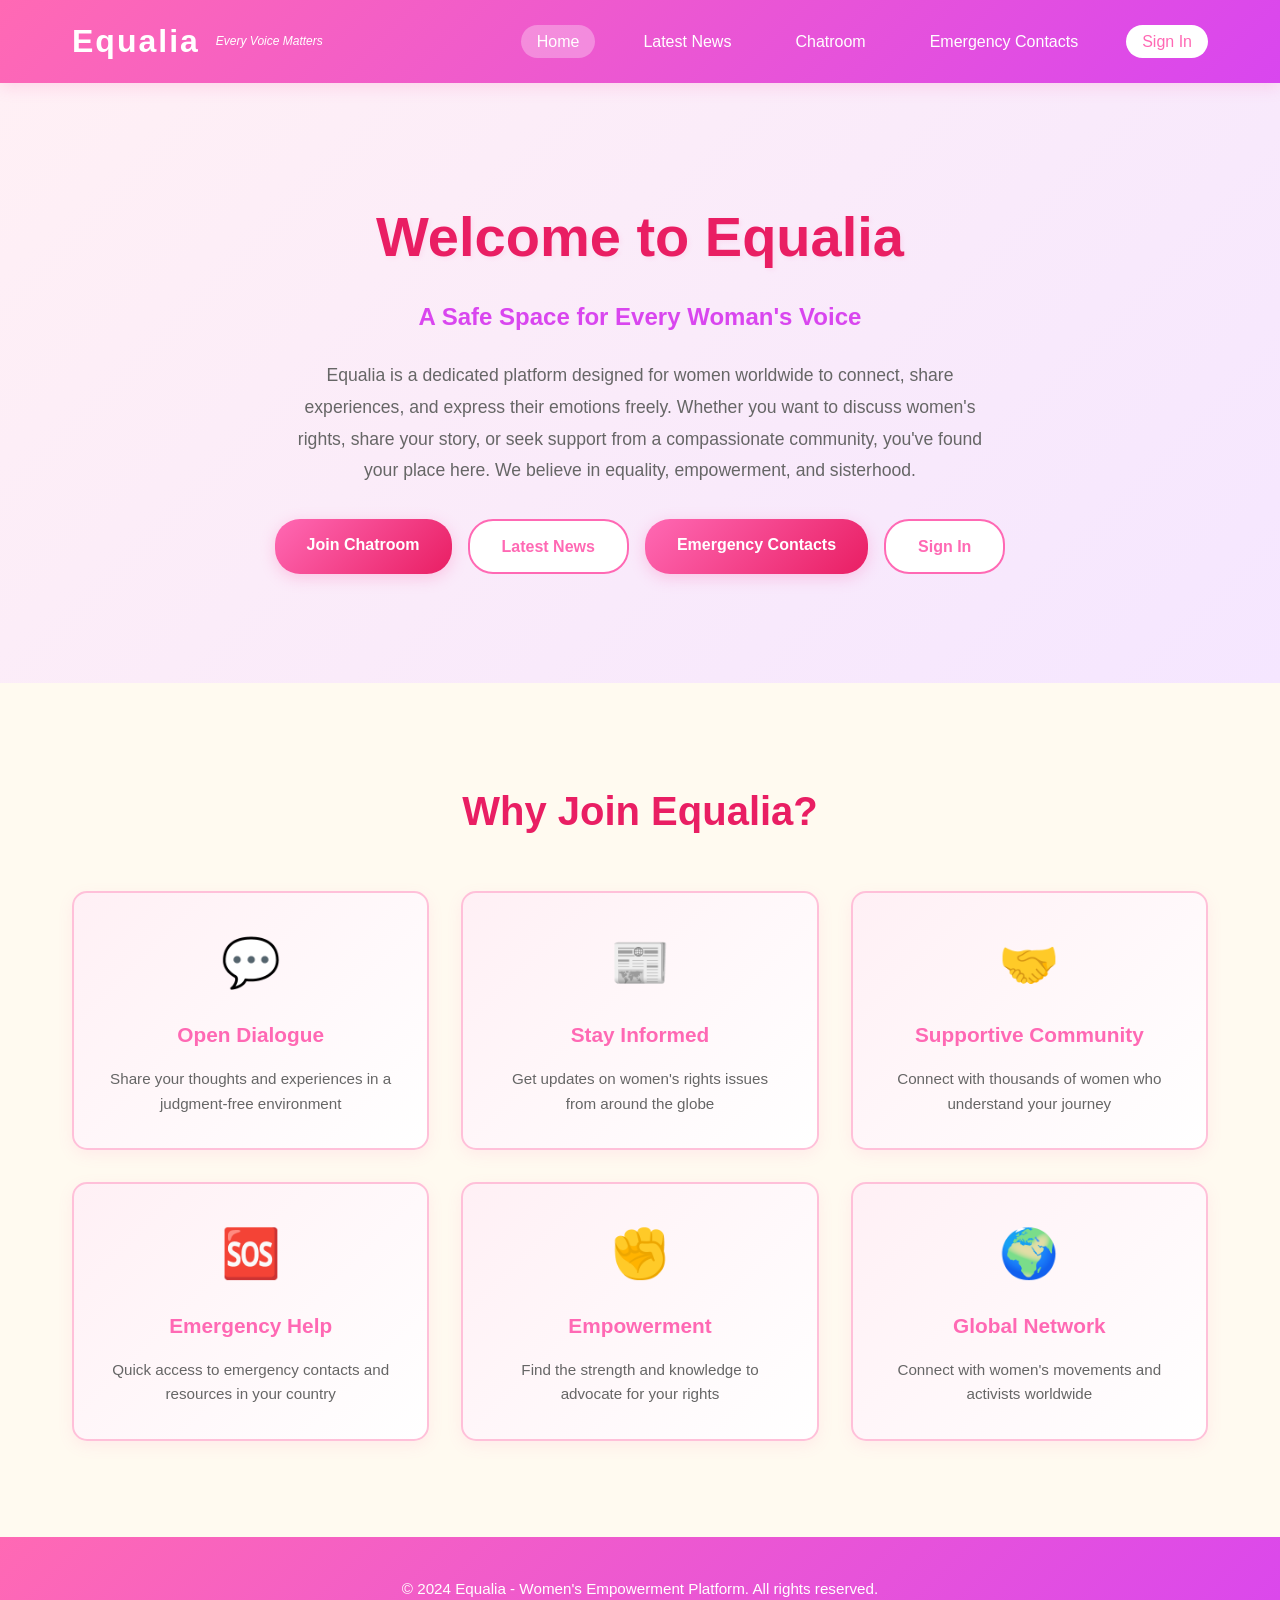
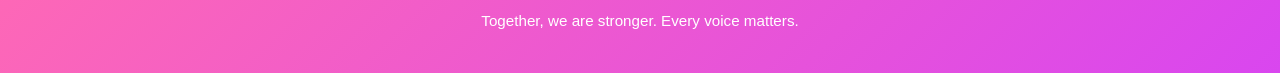
<file: index.html>
<!DOCTYPE html>
<html lang="en">
<head>
    <meta charset="UTF-8">
    <meta name="viewport" content="width=device-width, initial-scale=1.0">
    <title>Equalia - Women's Empowerment Platform</title>
    <link rel="stylesheet" href="styles.css">
</head>
<body>
    <!-- Navigation Bar -->
    <nav class="navbar">
        <div class="nav-container">
            <div class="logo">
                <h1>Equalia</h1>
                <p class="tagline">Every Voice Matters</p>
            </div>
            <ul class="nav-links">
                <li><a href="index.html" class="active">Home</a></li>
                <li><a href="news.html">Latest News</a></li>
                <li><a href="chatroom.html">Chatroom</a></li>
                <li><a href="emergency.html">Emergency Contacts</a></li>
                <li><a href="#signin" class="signin-btn">Sign In</a></li>
            </ul>
        </div>
    </nav>

    <!-- Hero Section -->
    <section class="hero">
        <div class="hero-content">
            <h1 class="hero-title">Welcome to Equalia</h1>
            <p class="hero-subtitle">A Safe Space for Every Woman's Voice</p>
            <p class="hero-description">
                Equalia is a dedicated platform designed for women worldwide to connect, share experiences, 
                and express their emotions freely. Whether you want to discuss women's rights, share your story, 
                or seek support from a compassionate community, you've found your place here. 
                We believe in equality, empowerment, and sisterhood.
            </p>
            <div class="hero-buttons">
                <a href="chatroom.html" class="btn btn-primary">Join Chatroom</a>
                <a href="news.html" class="btn btn-secondary">Latest News</a>
                <a href="emergency.html" class="btn btn-primary">Emergency Contacts</a>
                <a href="#signin" class="btn btn-secondary">Sign In</a>
            </div>
        </div>
    </section>

    <!-- Features Section -->
    <section class="features">
        <h2>Why Join Equalia?</h2>
        <div class="features-grid">
            <div class="feature-card">
                <div class="feature-icon">💬</div>
                <h3>Open Dialogue</h3>
                <p>Share your thoughts and experiences in a judgment-free environment</p>
            </div>
            <div class="feature-card">
                <div class="feature-icon">📰</div>
                <h3>Stay Informed</h3>
                <p>Get updates on women's rights issues from around the globe</p>
            </div>
            <div class="feature-card">
                <div class="feature-icon">🤝</div>
                <h3>Supportive Community</h3>
                <p>Connect with thousands of women who understand your journey</p>
            </div>
            <div class="feature-card">
                <div class="feature-icon">🆘</div>
                <h3>Emergency Help</h3>
                <p>Quick access to emergency contacts and resources in your country</p>
            </div>
            <div class="feature-card">
                <div class="feature-icon">✊</div>
                <h3>Empowerment</h3>
                <p>Find the strength and knowledge to advocate for your rights</p>
            </div>
            <div class="feature-card">
                <div class="feature-icon">🌍</div>
                <h3>Global Network</h3>
                <p>Connect with women's movements and activists worldwide</p>
            </div>
        </div>
    </section>

    <!-- Footer -->
    <footer class="footer">
        <p>&copy; 2024 Equalia - Women's Empowerment Platform. All rights reserved.</p>
        <p>Together, we are stronger. Every voice matters.</p>
    </footer>

    <script src="script.js"></script>
</body>
</html>
</file>
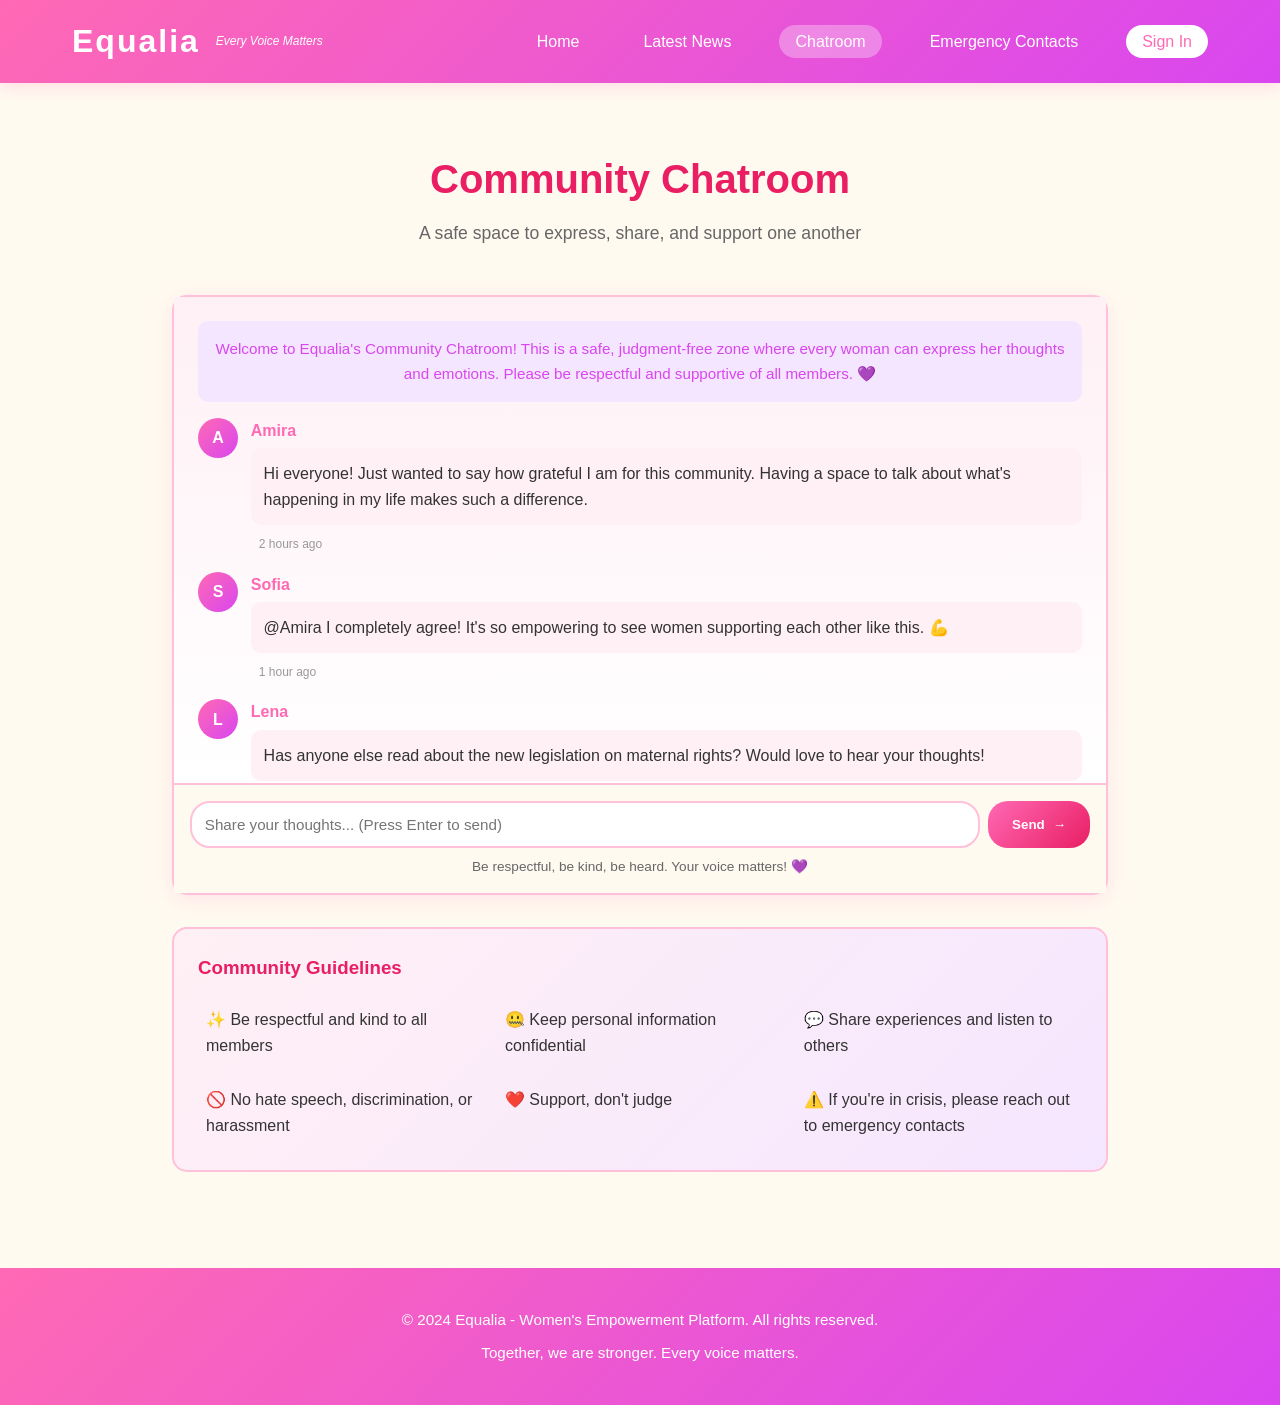
<file: chatroom.html>
<!DOCTYPE html>
<html lang="en">
<head>
    <meta charset="UTF-8">
    <meta name="viewport" content="width=device-width, initial-scale=1.0">
    <title>Chatroom - Equalia</title>
    <link rel="stylesheet" href="styles.css">
</head>
<body>
    <!-- Navigation Bar -->
    <nav class="navbar">
        <div class="nav-container">
            <div class="logo">
                <h1>Equalia</h1>
                <p class="tagline">Every Voice Matters</p>
            </div>
            <ul class="nav-links">
                <li><a href="index.html">Home</a></li>
                <li><a href="news.html">Latest News</a></li>
                <li><a href="chatroom.html" class="active">Chatroom</a></li>
                <li><a href="emergency.html">Emergency Contacts</a></li>
                <li><a href="#signin" class="signin-btn">Sign In</a></li>
            </ul>
        </div>
    </nav>

    <!-- Chatroom Section -->
    <section class="chatroom-section">
        <div class="chatroom-container">
            <div class="chatroom-header">
                <h1>Community Chatroom</h1>
                <p>A safe space to express, share, and support one another</p>
            </div>

            <div class="chat-wrapper">
                <!-- Chat Messages Area -->
                <div class="chat-messages" id="chatMessages">
                    <div class="system-message">
                        <p>Welcome to Equalia's Community Chatroom! This is a safe, judgment-free zone where every woman can express her thoughts and emotions. Please be respectful and supportive of all members. 💜</p>
                    </div>
                    
                    <div class="message other-message">
                        <div class="message-avatar">A</div>
                        <div class="message-content">
                            <p class="message-username">Amira</p>
                            <p class="message-text">Hi everyone! Just wanted to say how grateful I am for this community. Having a space to talk about what's happening in my life makes such a difference.</p>
                            <span class="message-time">2 hours ago</span>
                        </div>
                    </div>

                    <div class="message other-message">
                        <div class="message-avatar">S</div>
                        <div class="message-content">
                            <p class="message-username">Sofia</p>
                            <p class="message-text">@Amira I completely agree! It's so empowering to see women supporting each other like this. 💪</p>
                            <span class="message-time">1 hour ago</span>
                        </div>
                    </div>

                    <div class="message other-message">
                        <div class="message-avatar">L</div>
                        <div class="message-content">
                            <p class="message-username">Lena</p>
                            <p class="message-text">Has anyone else read about the new legislation on maternal rights? Would love to hear your thoughts!</p>
                            <span class="message-time">45 minutes ago</span>
                        </div>
                    </div>

                    <div class="message other-message">
                        <div class="message-avatar">Z</div>
                        <div class="message-content">
                            <p class="message-username">Zainab</p>
                            <p class="message-text">Yes! I've been thinking about it a lot. We need to keep pushing for change. Our voices matter! ✊</p>
                            <span class="message-time">30 minutes ago</span>
                        </div>
                    </div>
                </div>

                <!-- Chat Input Area -->
                <div class="chat-input-area">
                    <div class="input-wrapper">
                        <input 
                            type="text" 
                            id="messageInput" 
                            class="message-input" 
                            placeholder="Share your thoughts... (Press Enter to send)"
                        >
                        <button class="send-btn" id="sendBtn">
                            <span>Send</span>
                            <span class="send-icon">→</span>
                        </button>
                    </div>
                    <p class="input-hint">Be respectful, be kind, be heard. Your voice matters! 💜</p>
                </div>
            </div>

            <!-- Room Guidelines -->
            <div class="room-guidelines">
                <h3>Community Guidelines</h3>
                <ul>
                    <li>✨ Be respectful and kind to all members</li>
                    <li>🤐 Keep personal information confidential</li>
                    <li>💬 Share experiences and listen to others</li>
                    <li>🚫 No hate speech, discrimination, or harassment</li>
                    <li>❤️ Support, don't judge</li>
                    <li>⚠️ If you're in crisis, please reach out to emergency contacts</li>
                </ul>
            </div>
        </div>
    </section>

    <!-- Footer -->
    <footer class="footer">
        <p>&copy; 2024 Equalia - Women's Empowerment Platform. All rights reserved.</p>
        <p>Together, we are stronger. Every voice matters.</p>
    </footer>

    <script src="script.js"></script>
</body>
</html>
</file>
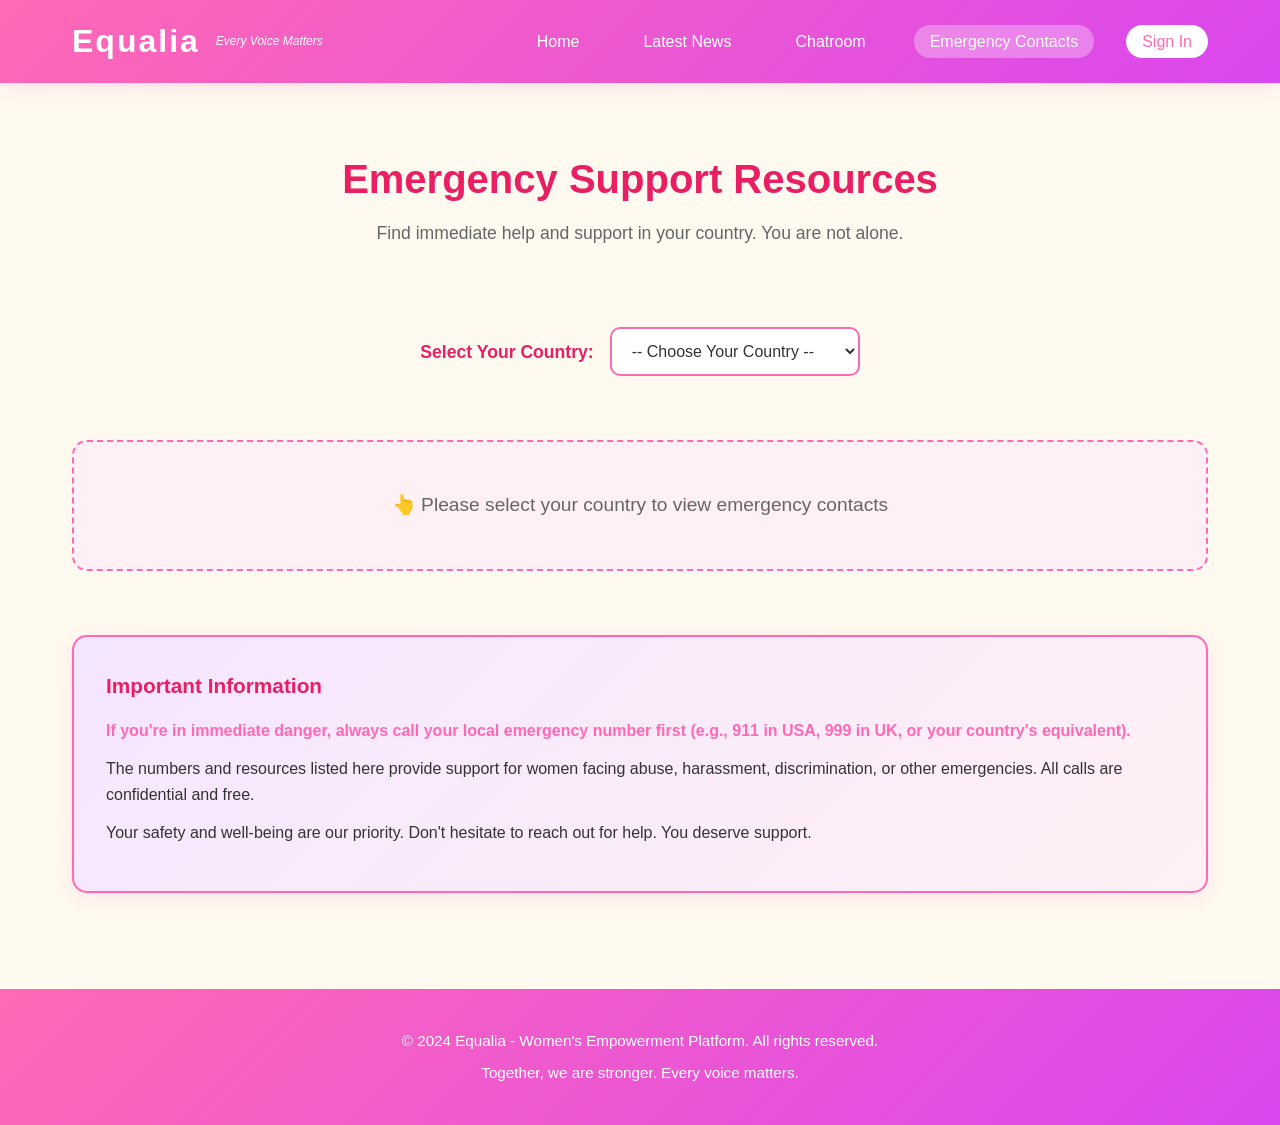
<file: emergency.html>
<!DOCTYPE html>
<html lang="en">
<head>
    <meta charset="UTF-8">
    <meta name="viewport" content="width=device-width, initial-scale=1.0">
    <title>Emergency Contacts - Equalia</title>
    <link rel="stylesheet" href="styles.css">
</head>
<body>
    <!-- Navigation Bar -->
    <nav class="navbar">
        <div class="nav-container">
            <div class="logo">
                <h1>Equalia</h1>
                <p class="tagline">Every Voice Matters</p>
            </div>
            <ul class="nav-links">
                <li><a href="index.html">Home</a></li>
                <li><a href="news.html">Latest News</a></li>
                <li><a href="chatroom.html">Chatroom</a></li>
                <li><a href="emergency.html" class="active">Emergency Contacts</a></li>
                <li><a href="#signin" class="signin-btn">Sign In</a></li>
            </ul>
        </div>
    </nav>

    <!-- Emergency Contacts Section -->
    <section class="emergency-section">
        <div class="emergency-container">
            <div class="emergency-header">
                <h1>Emergency Support Resources</h1>
                <p>Find immediate help and support in your country. You are not alone.</p>
            </div>

            <!-- Country Selector -->
            <div class="country-selector">
                <label for="countrySelect">Select Your Country:</label>
                <select id="countrySelect" class="country-dropdown">
                    <option value="">-- Choose Your Country --</option>
                    <option value="usa">United States</option>
                    <option value="uk">United Kingdom</option>
                    <option value="canada">Canada</option>
                    <option value="australia">Australia</option>
                    <option value="india">India</option>
                    <option value="afghanistan">Afghanistan</option>
                    <option value="iran">Iran</option>
                    <option value="pakistan">Pakistan</option>
                    <option value="mexico">Mexico</option>
                    <option value="brazil">Brazil</option>
                    <option value="france">France</option>
                    <option value="germany">Germany</option>
                    <option value="japan">Japan</option>
                    <option value="southkorea">South Korea</option>
                    <option value="southafrica">South Africa</option>
                </select>
            </div>

            <!-- Emergency Contacts Display -->
            <div class="emergency-contacts" id="emergencyContacts">
                <div class="placeholder">
                    <p>👆 Please select your country to view emergency contacts</p>
                </div>
            </div>

            <!-- Information Box -->
            <div class="info-box">
                <h3>Important Information</h3>
                <p><strong>If you're in immediate danger, always call your local emergency number first (e.g., 911 in USA, 999 in UK, or your country's equivalent).</strong></p>
                <p>The numbers and resources listed here provide support for women facing abuse, harassment, discrimination, or other emergencies. All calls are confidential and free.</p>
                <p>Your safety and well-being are our priority. Don't hesitate to reach out for help. You deserve support.</p>
            </div>
        </div>
    </section>

    <!-- Footer -->
    <footer class="footer">
        <p>&copy; 2024 Equalia - Women's Empowerment Platform. All rights reserved.</p>
        <p>Together, we are stronger. Every voice matters.</p>
    </footer>

    <script src="script.js"></script>
</body>
</html>
</file>
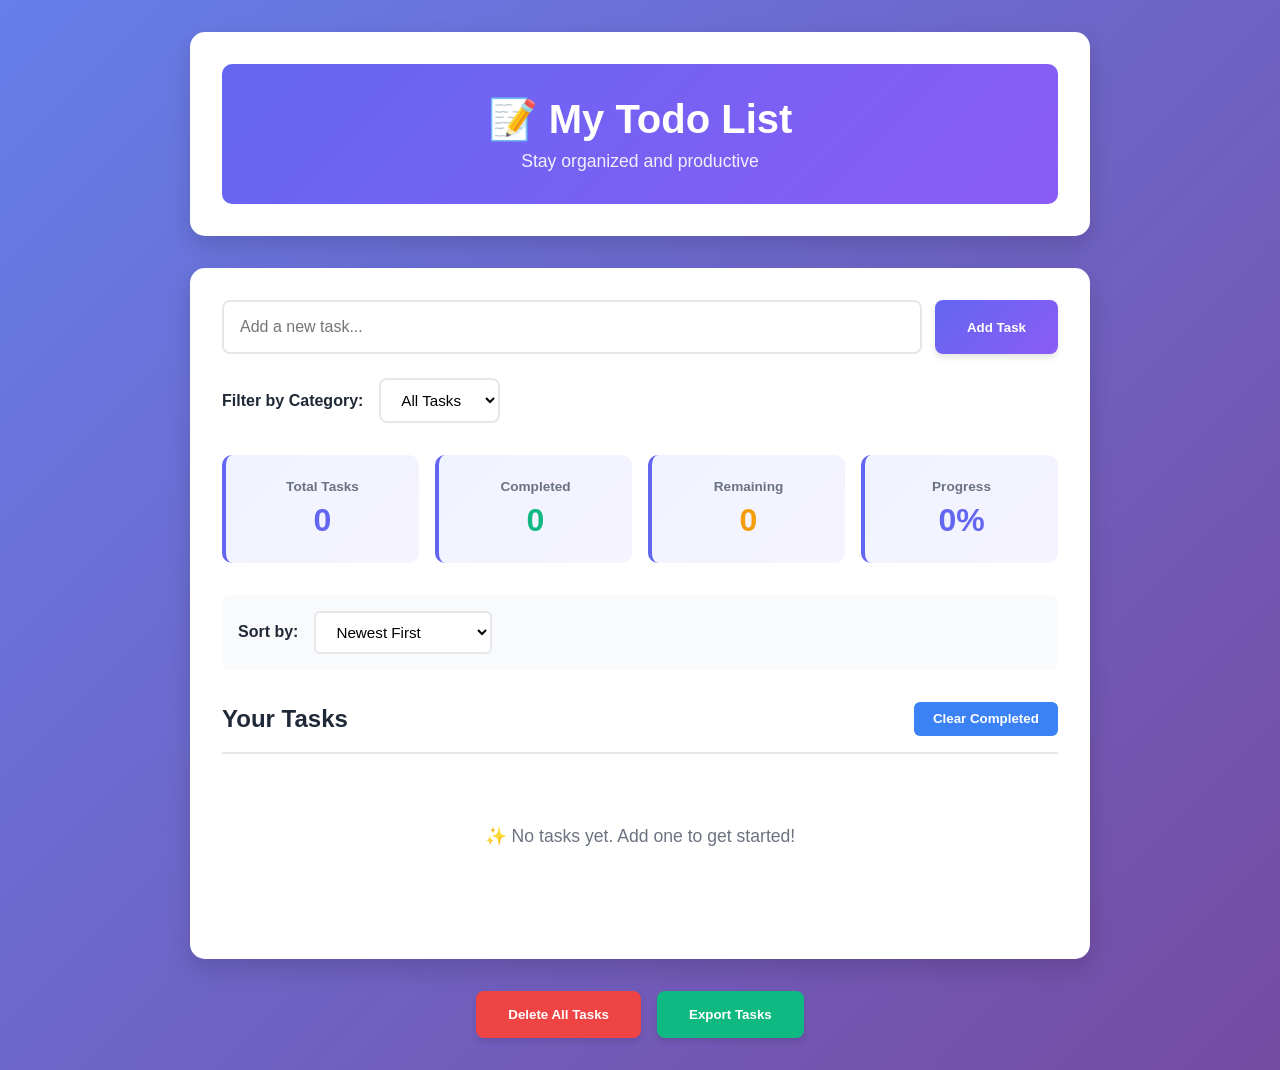
<file: todo-index.html>
<!DOCTYPE html>
<html lang="en">
<head>
    <meta charset="UTF-8">
    <meta name="viewport" content="width=device-width, initial-scale=1.0">
    <title>Todo List App - Organize Your Tasks</title>
    <link rel="stylesheet" href="todo-styles.css">
</head>
<body>
    <div class="container">
        <!-- Header -->
        <header class="header">
            <div class="header-content">
                <h1 class="title">📝 My Todo List</h1>
                <p class="subtitle">Stay organized and productive</p>
            </div>
        </header>

        <!-- Main Content -->
        <main class="main-content">
            <!-- Input Section -->
            <div class="input-section">
                <div class="input-wrapper">
                    <input 
                        type="text" 
                        id="todoInput" 
                        class="todo-input" 
                        placeholder="Add a new task..."
                        autocomplete="off"
                    >
                    <button id="addBtn" class="add-btn">Add Task</button>
                </div>
                <div class="category-filter">
                    <label for="categorySelect">Filter by Category:</label>
                    <select id="categorySelect" class="category-dropdown">
                        <option value="all">All Tasks</option>
                        <option value="work">Work</option>
                        <option value="personal">Personal</option>
                        <option value="shopping">Shopping</option>
                        <option value="health">Health</option>
                        <option value="other">Other</option>
                    </select>
                </div>
            </div>

            <!-- Stats Section -->
            <div class="stats-section">
                <div class="stat-card">
                    <span class="stat-label">Total Tasks</span>
                    <span class="stat-value" id="totalTasks">0</span>
                </div>
                <div class="stat-card">
                    <span class="stat-label">Completed</span>
                    <span class="stat-value completed" id="completedTasks">0</span>
                </div>
                <div class="stat-card">
                    <span class="stat-label">Remaining</span>
                    <span class="stat-value pending" id="remainingTasks">0</span>
                </div>
                <div class="stat-card">
                    <span class="stat-label">Progress</span>
                    <span class="stat-value" id="progressPercent">0%</span>
                </div>
            </div>

            <!-- Sorting Options -->
            <div class="sort-section">
                <label for="sortSelect">Sort by:</label>
                <select id="sortSelect" class="sort-dropdown">
                    <option value="date-new">Newest First</option>
                    <option value="date-old">Oldest First</option>
                    <option value="completed">Completed First</option>
                    <option value="pending">Pending First</option>
                    <option value="alphabetical">Alphabetical (A-Z)</option>
                </select>
            </div>

            <!-- Todo List -->
            <section class="todo-list-section">
                <div class="list-header">
                    <h2>Your Tasks</h2>
                    <button id="clearCompleted" class="clear-btn">Clear Completed</button>
                </div>
                <ul id="todoList" class="todo-list">
                    <li class="empty-state">
                        <p>✨ No tasks yet. Add one to get started!</p>
                    </li>
                </ul>
            </section>
        </main>

        <!-- Action Buttons -->
        <footer class="footer">
            <button id="clearAll" class="btn-danger">Delete All Tasks</button>
            <button id="exportBtn" class="btn-export">Export Tasks</button>
        </footer>
    </div>

    <!-- Modal for Editing Todo -->
    <div id="editModal" class="modal hidden">
        <div class="modal-content">
            <div class="modal-header">
                <h2>Edit Task</h2>
                <button class="modal-close" id="closeModal">&times;</button>
            </div>
            <div class="modal-body">
                <input type="text" id="editInput" class="edit-input" placeholder="Edit your task...">
                <select id="editCategory" class="edit-category">
                    <option value="work">Work</option>
                    <option value="personal">Personal</option>
                    <option value="shopping">Shopping</option>
                    <option value="health">Health</option>
                    <option value="other">Other</option>
                </select>
                <input type="date" id="editDueDate" class="edit-date">
            </div>
            <div class="modal-footer">
                <button id="cancelEdit" class="btn-secondary">Cancel</button>
                <button id="saveEdit" class="btn-primary">Save Changes</button>
            </div>
        </div>
    </div>

    <!-- Toast Notification -->
    <div id="toast" class="toast hidden"></div>

    <script src="todo-script.js"></script>
</body>
</html>
</file>
<file: styles.css>
/* ===========================
   EQUALIA - MAIN STYLESHEET
   Feminist Website with Pink & Feminine Colors
   =========================== */

* {
    margin: 0;
    padding: 0;
    box-sizing: border-box;
}

:root {
    --primary-pink: #ff69b4;
    --light-pink: #ffb6d9;
    --pastel-pink: #ffc0d9;
    --soft-pink: #fff0f5;
    --deep-pink: #e91e63;
    --purple: #d946ef;
    --light-purple: #f5e6ff;
    --cream: #fffaf0;
    --dark-text: #333333;
    --gray-text: #666666;
    --border-color: #ffb6d9;
    --hover-color: #ff1493;
}

body {
    font-family: 'Segoe UI', Tahoma, Geneva, Verdana, sans-serif;
    line-height: 1.6;
    color: var(--dark-text);
    background-color: var(--cream);
}

/* ===========================
   NAVIGATION BAR
   =========================== */

.navbar {
    background: linear-gradient(135deg, var(--primary-pink) 0%, var(--purple) 100%);
    padding: 1rem 0;
    box-shadow: 0 4px 15px rgba(255, 105, 180, 0.2);
    position: sticky;
    top: 0;
    z-index: 1000;
}

.nav-container {
    max-width: 1200px;
    margin: 0 auto;
    padding: 0 2rem;
    display: flex;
    justify-content: space-between;
    align-items: center;
}

.logo {
    color: white;
    display: flex;
    align-items: center;
    gap: 0.5rem;
}

.logo h1 {
    font-size: 2rem;
    font-weight: 700;
    letter-spacing: 2px;
}

.tagline {
    font-size: 0.75rem;
    font-style: italic;
    margin-left: 0.5rem;
}

.nav-links {
    display: flex;
    list-style: none;
    gap: 2rem;
    align-items: center;
}

.nav-links a {
    color: white;
    text-decoration: none;
    font-weight: 500;
    padding: 0.5rem 1rem;
    border-radius: 20px;
    transition: all 0.3s ease;
    position: relative;
}

.nav-links a:hover,
.nav-links a.active {
    background-color: rgba(255, 255, 255, 0.3);
    transform: translateY(-2px);
}

.signin-btn {
    background-color: white !important;
    color: var(--primary-pink) !important;
    font-weight: 600;
}

.signin-btn:hover {
    background-color: var(--soft-pink) !important;
}

/* ===========================
   HERO SECTION
   =========================== */

.hero {
    background: linear-gradient(135deg, var(--soft-pink) 0%, var(--light-purple) 100%);
    padding: 6rem 2rem;
    text-align: center;
    min-height: 600px;
    display: flex;
    align-items: center;
    justify-content: center;
}

.hero-content {
    max-width: 900px;
    margin: 0 auto;
}

.hero-title {
    font-size: 3.5rem;
    color: var(--deep-pink);
    margin-bottom: 1rem;
    font-weight: 700;
    text-shadow: 2px 2px 4px rgba(255, 105, 180, 0.1);
}

.hero-subtitle {
    font-size: 1.5rem;
    color: var(--purple);
    margin-bottom: 1.5rem;
    font-weight: 600;
}

.hero-description {
    font-size: 1.1rem;
    color: var(--gray-text);
    margin-bottom: 2rem;
    line-height: 1.8;
    max-width: 700px;
    margin-left: auto;
    margin-right: auto;
}

.hero-buttons {
    display: flex;
    gap: 1rem;
    justify-content: center;
    flex-wrap: wrap;
}

/* ===========================
   BUTTONS
   =========================== */

.btn {
    padding: 0.8rem 2rem;
    border-radius: 25px;
    text-decoration: none;
    font-weight: 600;
    cursor: pointer;
    border: none;
    transition: all 0.3s ease;
    display: inline-block;
    font-size: 1rem;
}

.btn-primary {
    background: linear-gradient(135deg, var(--primary-pink) 0%, var(--deep-pink) 100%);
    color: white;
    box-shadow: 0 4px 15px rgba(255, 105, 180, 0.3);
}

.btn-primary:hover {
    transform: translateY(-3px);
    box-shadow: 0 6px 20px rgba(255, 105, 180, 0.4);
}

.btn-secondary {
    background-color: white;
    color: var(--primary-pink);
    border: 2px solid var(--primary-pink);
}

.btn-secondary:hover {
    background-color: var(--soft-pink);
    transform: translateY(-3px);
}

/* ===========================
   FEATURES SECTION
   =========================== */

.features {
    max-width: 1200px;
    margin: 4rem auto;
    padding: 2rem;
}

.features h2 {
    text-align: center;
    font-size: 2.5rem;
    color: var(--deep-pink);
    margin-bottom: 3rem;
}

.features-grid {
    display: grid;
    grid-template-columns: repeat(auto-fit, minmax(300px, 1fr));
    gap: 2rem;
}

.feature-card {
    background: linear-gradient(135deg, var(--soft-pink) 0%, white 100%);
    padding: 2rem;
    border-radius: 15px;
    text-align: center;
    border: 2px solid var(--pastel-pink);
    transition: all 0.3s ease;
    box-shadow: 0 5px 15px rgba(255, 105, 180, 0.1);
}

.feature-card:hover {
    transform: translateY(-5px);
    box-shadow: 0 10px 25px rgba(255, 105, 180, 0.2);
    border-color: var(--primary-pink);
}

.feature-icon {
    font-size: 3rem;
    margin-bottom: 1rem;
}

.feature-card h3 {
    color: var(--primary-pink);
    font-size: 1.3rem;
    margin-bottom: 1rem;
}

.feature-card p {
    color: var(--gray-text);
    font-size: 0.95rem;
}

/* ===========================
   NEWS SECTION
   =========================== */

.news-section {
    max-width: 1200px;
    margin: 4rem auto;
    padding: 2rem;
}

.section-title {
    text-align: center;
    font-size: 2.5rem;
    color: var(--deep-pink);
    margin-bottom: 0.5rem;
}

.section-subtitle {
    text-align: center;
    color: var(--gray-text);
    margin-bottom: 3rem;
    font-size: 1.1rem;
}

.news-grid {
    display: grid;
    grid-template-columns: repeat(auto-fit, minmax(320px, 1fr));
    gap: 2rem;
}

.news-card {
    background: white;
    border-radius: 15px;
    overflow: hidden;
    box-shadow: 0 5px 15px rgba(255, 105, 180, 0.15);
    transition: all 0.3s ease;
    border: 2px solid var(--pastel-pink);
    display: flex;
    flex-direction: column;
}

.news-card:hover {
    transform: translateY(-8px);
    box-shadow: 0 10px 30px rgba(255, 105, 180, 0.25);
}

.news-image {
    width: 100%;
    height: 200px;
    overflow: hidden;
}

.news-image img {
    width: 100%;
    height: 100%;
    object-fit: cover;
    transition: transform 0.3s ease;
}

.news-card:hover .news-image img {
    transform: scale(1.05);
}

.news-content {
    padding: 1.5rem;
    flex-grow: 1;
    display: flex;
    flex-direction: column;
}

.news-date {
    color: var(--primary-pink);
    font-weight: 600;
    font-size: 0.85rem;
}

.news-card h3 {
    color: var(--deep-pink);
    margin: 0.8rem 0;
    line-height: 1.4;
}

.news-card p {
    color: var(--gray-text);
    margin-bottom: 1rem;
    flex-grow: 1;
}

.read-more {
    color: var(--primary-pink);
    text-decoration: none;
    font-weight: 600;
    display: inline-block;
    transition: all 0.3s ease;
}

.read-more:hover {
    color: var(--hover-color);
    transform: translateX(5px);
}

/* ===========================
   CHATROOM SECTION
   =========================== */

.chatroom-section {
    max-width: 1000px;
    margin: 2rem auto;
    padding: 2rem;
    min-height: 80vh;
}

.chatroom-container {
    display: flex;
    flex-direction: column;
    gap: 2rem;
}

.chatroom-header {
    text-align: center;
    margin-bottom: 1rem;
}

.chatroom-header h1 {
    color: var(--deep-pink);
    font-size: 2.5rem;
    margin-bottom: 0.5rem;
}

.chatroom-header p {
    color: var(--gray-text);
    font-size: 1.1rem;
}

.chat-wrapper {
    background: white;
    border-radius: 15px;
    border: 2px solid var(--pastel-pink);
    box-shadow: 0 5px 20px rgba(255, 105, 180, 0.15);
    display: flex;
    flex-direction: column;
    height: 600px;
}

.chat-messages {
    flex-grow: 1;
    overflow-y: auto;
    padding: 1.5rem;
    display: flex;
    flex-direction: column;
    gap: 1rem;
    background: linear-gradient(to bottom, var(--soft-pink), white);
}

.system-message {
    text-align: center;
    padding: 1rem;
    background-color: var(--light-purple);
    border-radius: 10px;
    color: var(--purple);
    font-size: 0.95rem;
}

.message {
    display: flex;
    gap: 0.8rem;
    animation: slideIn 0.3s ease;
}

@keyframes slideIn {
    from {
        opacity: 0;
        transform: translateY(10px);
    }
    to {
        opacity: 1;
        transform: translateY(0);
    }
}

.message-avatar {
    width: 40px;
    height: 40px;
    background: linear-gradient(135deg, var(--primary-pink), var(--purple));
    border-radius: 50%;
    display: flex;
    align-items: center;
    justify-content: center;
    color: white;
    font-weight: 700;
    flex-shrink: 0;
}

.message-content {
    flex-grow: 1;
}

.message-username {
    font-weight: 600;
    color: var(--primary-pink);
    margin-bottom: 0.3rem;
}

.message-text {
    background-color: var(--soft-pink);
    padding: 0.8rem;
    border-radius: 10px;
    margin-bottom: 0.3rem;
    color: var(--dark-text);
}

.message-time {
    font-size: 0.75rem;
    color: #999;
    margin-left: 0.5rem;
}

.chat-input-area {
    padding: 1rem;
    border-top: 2px solid var(--pastel-pink);
    background-color: var(--cream);
}

.input-wrapper {
    display: flex;
    gap: 0.5rem;
    margin-bottom: 0.5rem;
}

.message-input {
    flex-grow: 1;
    padding: 0.8rem;
    border: 2px solid var(--pastel-pink);
    border-radius: 20px;
    font-size: 0.95rem;
    transition: all 0.3s ease;
}

.message-input:focus {
    outline: none;
    border-color: var(--primary-pink);
    box-shadow: 0 0 10px rgba(255, 105, 180, 0.2);
}

.send-btn {
    padding: 0.8rem 1.5rem;
    background: linear-gradient(135deg, var(--primary-pink), var(--deep-pink));
    color: white;
    border: none;
    border-radius: 20px;
    font-weight: 600;
    cursor: pointer;
    transition: all 0.3s ease;
    display: flex;
    align-items: center;
    gap: 0.5rem;
}

.send-btn:hover {
    transform: translateY(-2px);
    box-shadow: 0 4px 12px rgba(255, 105, 180, 0.3);
}

.input-hint {
    font-size: 0.85rem;
    color: var(--gray-text);
    text-align: center;
}

.room-guidelines {
    background: linear-gradient(135deg, var(--soft-pink), var(--light-purple));
    padding: 1.5rem;
    border-radius: 15px;
    border: 2px solid var(--pastel-pink);
}

.room-guidelines h3 {
    color: var(--deep-pink);
    margin-bottom: 1rem;
}

.room-guidelines ul {
    list-style: none;
    display: grid;
    grid-template-columns: repeat(auto-fit, minmax(250px, 1fr));
    gap: 0.8rem;
}

.room-guidelines li {
    color: var(--dark-text);
    padding: 0.5rem;
}

/* ===========================
   EMERGENCY SECTION
   =========================== */

.emergency-section {
    max-width: 1200px;
    margin: 2rem auto;
    padding: 2rem;
}

.emergency-container {
    display: flex;
    flex-direction: column;
    gap: 2rem;
}

.emergency-header {
    text-align: center;
    margin-bottom: 1rem;
}

.emergency-header h1 {
    color: var(--deep-pink);
    font-size: 2.5rem;
    margin-bottom: 0.5rem;
}

.emergency-header p {
    color: var(--gray-text);
    font-size: 1.1rem;
}

.country-selector {
    display: flex;
    align-items: center;
    gap: 1rem;
    justify-content: center;
    margin: 2rem 0;
    flex-wrap: wrap;
}

.country-selector label {
    font-weight: 600;
    color: var(--deep-pink);
    font-size: 1.1rem;
}

.country-dropdown {
    padding: 0.8rem 1rem;
    border: 2px solid var(--primary-pink);
    border-radius: 10px;
    font-size: 1rem;
    min-width: 250px;
    background-color: white;
    color: var(--dark-text);
    cursor: pointer;
    transition: all 0.3s ease;
}

.country-dropdown:focus {
    outline: none;
    border-color: var(--deep-pink);
    box-shadow: 0 0 10px rgba(255, 105, 180, 0.2);
}

.emergency-contacts {
    display: grid;
    grid-template-columns: repeat(auto-fit, minmax(300px, 1fr));
    gap: 1.5rem;
    margin-bottom: 2rem;
}

.placeholder {
    grid-column: 1 / -1;
    text-align: center;
    padding: 3rem;
    background-color: var(--soft-pink);
    border-radius: 15px;
    border: 2px dashed var(--primary-pink);
    color: var(--gray-text);
    font-size: 1.2rem;
}

.contact-card {
    background: white;
    padding: 1.5rem;
    border-radius: 15px;
    border: 2px solid var(--pastel-pink);
    box-shadow: 0 5px 15px rgba(255, 105, 180, 0.1);
    animation: slideIn 0.3s ease;
}

.contact-card h3 {
    color: var(--primary-pink);
    margin-bottom: 0.5rem;
}

.contact-type {
    color: var(--purple);
    font-weight: 600;
    font-size: 0.9rem;
    margin-bottom: 0.5rem;
}

.contact-number {
    font-size: 1.2rem;
    font-weight: 700;
    color: var(--deep-pink);
    margin: 0.8rem 0;
    word-break: break-word;
}

.contact-description {
    color: var(--gray-text);
    font-size: 0.95rem;
    line-height: 1.5;
    margin-bottom: 1rem;
}

.contact-link {
    color: var(--primary-pink);
    text-decoration: none;
    font-weight: 600;
    display: inline-block;
    transition: all 0.3s ease;
}

.contact-link:hover {
    color: var(--hover-color);
    transform: translateX(3px);
}

.info-box {
    background: linear-gradient(135deg, var(--light-purple), var(--soft-pink));
    padding: 2rem;
    border-radius: 15px;
    border: 2px solid var(--primary-pink);
    box-shadow: 0 5px 20px rgba(255, 105, 180, 0.15);
}

.info-box h3 {
    color: var(--deep-pink);
    margin-bottom: 1rem;
    font-size: 1.3rem;
}

.info-box p {
    color: var(--dark-text);
    margin-bottom: 0.8rem;
    line-height: 1.6;
}

.info-box strong {
    color: var(--primary-pink);
}

/* ===========================
   FOOTER
   =========================== */

.footer {
    background: linear-gradient(135deg, var(--primary-pink) 0%, var(--purple) 100%);
    color: white;
    text-align: center;
    padding: 2rem;
    margin-top: 4rem;
}

.footer p {
    margin: 0.5rem 0;
    font-size: 0.95rem;
}

/* ===========================
   RESPONSIVE DESIGN
   =========================== */

@media (max-width: 768px) {
    .hero-title {
        font-size: 2.5rem;
    }

    .hero-subtitle {
        font-size: 1.2rem;
    }

    .nav-links {
        gap: 1rem;
        font-size: 0.9rem;
    }

    .nav-links a {
        padding: 0.4rem 0.8rem;
    }

    .hero-buttons {
        gap: 0.8rem;
    }

    .btn {
        padding: 0.7rem 1.5rem;
        font-size: 0.9rem;
    }

    .features-grid {
        grid-template-columns: 1fr;
    }

    .section-title,
    .hero-title,
    .chatroom-header h1,
    .emergency-header h1 {
        font-size: 2rem;
    }

    .news-grid {
        grid-template-columns: 1fr;
    }

    .chat-wrapper {
        height: auto;
        min-height: 400px;
    }

    .country-dropdown {
        min-width: 200px;
    }

    .country-selector {
        gap: 0.5rem;
    }

    .emergency-contacts {
        grid-template-columns: 1fr;
    }

    .room-guidelines ul {
        grid-template-columns: 1fr;
    }
}

@media (max-width: 480px) {
    .navbar {
        padding: 0.8rem 0;
    }

    .nav-container {
        padding: 0 1rem;
        flex-direction: column;
        gap: 1rem;
    }

    .logo h1 {
        font-size: 1.5rem;
    }

    .nav-links {
        flex-direction: column;
        gap: 0.5rem;
        width: 100%;
    }

    .hero {
        padding: 3rem 1rem;
    }

    .hero-title {
        font-size: 1.8rem;
    }

    .hero-subtitle {
        font-size: 1rem;
    }

    .hero-buttons {
        flex-direction: column;
    }

    .btn {
        width: 100%;
        text-align: center;
    }

    .features h2,
    .section-title {
        font-size: 1.5rem;
    }

    .input-wrapper {
        flex-direction: column;
    }

    .send-btn,
    .message-input {
        width: 100%;
    }

    .country-selector {
        flex-direction: column;
        gap: 0.8rem;
    }

    .country-selector label {
        font-size: 0.95rem;
    }

    .country-dropdown {
        width: 100%;
        min-width: auto;
    }

    .info-box {
        padding: 1.5rem;
    }
}

/* ===========================
   SCROLLBAR STYLING
   =========================== */

::-webkit-scrollbar {
    width: 10px;
}

::-webkit-scrollbar-track {
    background: var(--soft-pink);
    border-radius: 10px;
}

::-webkit-scrollbar-thumb {
    background: linear-gradient(135deg, var(--primary-pink), var(--purple));
    border-radius: 10px;
}

::-webkit-scrollbar-thumb:hover {
    background: var(--hover-color);
}
</file>
<file: todo-styles.css>
* {
    margin: 0;
    padding: 0;
    box-sizing: border-box;
}

:root {
    --primary-color: #6366f1;
    --secondary-color: #8b5cf6;
    --success-color: #10b981;
    --danger-color: #ef4444;
    --warning-color: #f59e0b;
    --info-color: #3b82f6;
    --light-bg: #f9fafb;
    --white: #ffffff;
    --dark-text: #1f2937;
    --gray-text: #6b7280;
    --border-color: #e5e7eb;
    --shadow: 0 4px 6px rgba(0, 0, 0, 0.1);
    --shadow-lg: 0 10px 25px rgba(0, 0, 0, 0.15);
}

body {
    font-family: 'Segoe UI', Tahoma, Geneva, Verdana, sans-serif;
    background: linear-gradient(135deg, #667eea 0%, #764ba2 100%);
    min-height: 100vh;
    padding: 2rem 1rem;
    color: var(--dark-text);
}

.container {
    max-width: 900px;
    margin: 0 auto;
}

/* ===========================
   HEADER
   =========================== */

.header {
    background: var(--white);
    border-radius: 15px;
    padding: 2rem;
    margin-bottom: 2rem;
    box-shadow: var(--shadow-lg);
    text-align: center;
}

.header-content {
    background: linear-gradient(135deg, var(--primary-color), var(--secondary-color));
    padding: 2rem;
    border-radius: 10px;
    color: var(--white);
}

.title {
    font-size: 2.5rem;
    margin-bottom: 0.5rem;
    font-weight: 700;
}

.subtitle {
    font-size: 1.1rem;
    opacity: 0.9;
}

/* ===========================
   MAIN CONTENT
   =========================== */

.main-content {
    background: var(--white);
    border-radius: 15px;
    padding: 2rem;
    box-shadow: var(--shadow-lg);
    margin-bottom: 2rem;
}

/* ===========================
   INPUT SECTION
   =========================== */

.input-section {
    margin-bottom: 2rem;
}

.input-wrapper {
    display: flex;
    gap: 0.8rem;
    margin-bottom: 1.5rem;
}

.todo-input {
    flex: 1;
    padding: 1rem;
    border: 2px solid var(--border-color);
    border-radius: 8px;
    font-size: 1rem;
    transition: all 0.3s ease;
}

.todo-input:focus {
    outline: none;
    border-color: var(--primary-color);
    box-shadow: 0 0 0 3px rgba(99, 102, 241, 0.1);
}

.add-btn {
    padding: 1rem 2rem;
    background: linear-gradient(135deg, var(--primary-color), var(--secondary-color));
    color: var(--white);
    border: none;
    border-radius: 8px;
    font-weight: 600;
    cursor: pointer;
    transition: all 0.3s ease;
    box-shadow: var(--shadow);
}

.add-btn:hover {
    transform: translateY(-2px);
    box-shadow: var(--shadow-lg);
}

.add-btn:active {
    transform: translateY(0);
}

.category-filter {
    display: flex;
    align-items: center;
    gap: 1rem;
}

.category-filter label {
    font-weight: 600;
    color: var(--dark-text);
}

.category-dropdown {
    padding: 0.7rem 1rem;
    border: 2px solid var(--border-color);
    border-radius: 8px;
    font-size: 0.95rem;
    cursor: pointer;
    transition: all 0.3s ease;
    background: var(--white);
}

.category-dropdown:hover,
.category-dropdown:focus {
    border-color: var(--primary-color);
    outline: none;
}

/* ===========================
   STATS SECTION
   =========================== */

.stats-section {
    display: grid;
    grid-template-columns: repeat(auto-fit, minmax(150px, 1fr));
    gap: 1rem;
    margin-bottom: 2rem;
}

.stat-card {
    background: linear-gradient(135deg, #f0f4ff, #f5f3ff);
    padding: 1.5rem;
    border-radius: 10px;
    border-left: 4px solid var(--primary-color);
    display: flex;
    flex-direction: column;
    align-items: center;
    text-align: center;
}

.stat-label {
    font-size: 0.85rem;
    color: var(--gray-text);
    font-weight: 600;
    margin-bottom: 0.5rem;
}

.stat-value {
    font-size: 2rem;
    font-weight: 700;
    color: var(--primary-color);
}

.stat-value.completed {
    color: var(--success-color);
}

.stat-value.pending {
    color: var(--warning-color);
}

/* ===========================
   SORT SECTION
   =========================== */

.sort-section {
    display: flex;
    align-items: center;
    gap: 1rem;
    margin-bottom: 2rem;
    padding: 1rem;
    background: var(--light-bg);
    border-radius: 8px;
}

.sort-section label {
    font-weight: 600;
    color: var(--dark-text);
}

.sort-dropdown {
    padding: 0.6rem 1rem;
    border: 2px solid var(--border-color);
    border-radius: 6px;
    font-size: 0.95rem;
    cursor: pointer;
    transition: all 0.3s ease;
    background: var(--white);
}

.sort-dropdown:hover,
.sort-dropdown:focus {
    border-color: var(--primary-color);
    outline: none;
}

/* ===========================
   TODO LIST SECTION
   =========================== */

.todo-list-section {
    margin-bottom: 2rem;
}

.list-header {
    display: flex;
    justify-content: space-between;
    align-items: center;
    margin-bottom: 1.5rem;
    padding-bottom: 1rem;
    border-bottom: 2px solid var(--border-color);
}

.list-header h2 {
    font-size: 1.5rem;
    color: var(--dark-text);
}

.clear-btn {
    padding: 0.6rem 1.2rem;
    background: var(--info-color);
    color: var(--white);
    border: none;
    border-radius: 6px;
    font-weight: 600;
    cursor: pointer;
    transition: all 0.3s ease;
}

.clear-btn:hover {
    background: #2563eb;
    transform: translateY(-2px);
}

.todo-list {
    list-style: none;
}

.empty-state {
    text-align: center;
    padding: 3rem 2rem;
    color: var(--gray-text);
    font-size: 1.1rem;
}

/* ===========================
   TODO ITEM
   =========================== */

.todo-item {
    display: flex;
    align-items: center;
    gap: 1rem;
    padding: 1.2rem;
    background: var(--light-bg);
    border-radius: 8px;
    margin-bottom: 0.8rem;
    transition: all 0.3s ease;
    border-left: 4px solid var(--border-color);
}

.todo-item:hover {
    background: #f3f4f6;
    transform: translateX(5px);
}

.todo-item.completed {
    opacity: 0.6;
}

.todo-item.completed .todo-text {
    text-decoration: line-through;
    color: var(--gray-text);
}

.checkbox {
    width: 24px;
    height: 24px;
    cursor: pointer;
    accent-color: var(--primary-color);
}

.todo-item.completed {
    border-left-color: var(--success-color);
}

.todo-item.work {
    border-left-color: #3b82f6;
}

.todo-item.personal {
    border-left-color: #ec4899;
}

.todo-item.shopping {
    border-left-color: #f59e0b;
}

.todo-item.health {
    border-left-color: #10b981;
}

.todo-item.other {
    border-left-color: #8b5cf6;
}

.todo-content {
    flex: 1;
}

.todo-text {
    font-size: 1rem;
    color: var(--dark-text);
    margin-bottom: 0.4rem;
    word-break: break-word;
}

.todo-meta {
    display: flex;
    gap: 1rem;
    font-size: 0.8rem;
    color: var(--gray-text);
}

.todo-category {
    display: inline-block;
    padding: 0.3rem 0.8rem;
    background: var(--primary-color);
    color: var(--white);
    border-radius: 20px;
    font-weight: 600;
    font-size: 0.75rem;
    text-transform: capitalize;
}

.todo-date {
    display: inline-flex;
    align-items: center;
    gap: 0.3rem;
}

.todo-date.overdue {
    color: var(--danger-color);
    font-weight: 600;
}

.todo-actions {
    display: flex;
    gap: 0.5rem;
}

.btn-action {
    padding: 0.6rem 0.8rem;
    border: none;
    border-radius: 6px;
    cursor: pointer;
    transition: all 0.3s ease;
    font-size: 0.9rem;
    font-weight: 600;
}

.btn-edit {
    background: var(--info-color);
    color: var(--white);
}

.btn-edit:hover {
    background: #2563eb;
    transform: translateY(-2px);
}

.btn-delete {
    background: var(--danger-color);
    color: var(--white);
}

.btn-delete:hover {
    background: #dc2626;
    transform: translateY(-2px);
}

/* ===========================
   FOOTER
   =========================== */

.footer {
    display: flex;
    gap: 1rem;
    justify-content: center;
    flex-wrap: wrap;
}

.btn-danger {
    padding: 1rem 2rem;
    background: var(--danger-color);
    color: var(--white);
    border: none;
    border-radius: 8px;
    font-weight: 600;
    cursor: pointer;
    transition: all 0.3s ease;
    box-shadow: var(--shadow);
}

.btn-danger:hover {
    background: #dc2626;
    transform: translateY(-2px);
    box-shadow: var(--shadow-lg);
}

.btn-export {
    padding: 1rem 2rem;
    background: var(--success-color);
    color: var(--white);
    border: none;
    border-radius: 8px;
    font-weight: 600;
    cursor: pointer;
    transition: all 0.3s ease;
    box-shadow: var(--shadow);
}

.btn-export:hover {
    background: #059669;
    transform: translateY(-2px);
    box-shadow: var(--shadow-lg);
}

/* ===========================
   MODAL
   =========================== */

.modal {
    position: fixed;
    top: 0;
    left: 0;
    width: 100%;
    height: 100%;
    background: rgba(0, 0, 0, 0.5);
    display: flex;
    align-items: center;
    justify-content: center;
    z-index: 1000;
    animation: fadeIn 0.3s ease;
}

.modal.hidden {
    display: none;
}

@keyframes fadeIn {
    from {
        opacity: 0;
    }
    to {
        opacity: 1;
    }
}

.modal-content {
    background: var(--white);
    border-radius: 12px;
    box-shadow: var(--shadow-lg);
    max-width: 500px;
    width: 90%;
    animation: slideUp 0.3s ease;
}

@keyframes slideUp {
    from {
        transform: translateY(30px);
        opacity: 0;
    }
    to {
        transform: translateY(0);
        opacity: 1;
    }
}

.modal-header {
    display: flex;
    justify-content: space-between;
    align-items: center;
    padding: 1.5rem;
    border-bottom: 1px solid var(--border-color);
}

.modal-header h2 {
    margin: 0;
    color: var(--dark-text);
}

.modal-close {
    background: none;
    border: none;
    font-size: 2rem;
    color: var(--gray-text);
    cursor: pointer;
    transition: color 0.3s ease;
}

.modal-close:hover {
    color: var(--dark-text);
}

.modal-body {
    padding: 1.5rem;
    display: flex;
    flex-direction: column;
    gap: 1rem;
}

.edit-input,
.edit-category,
.edit-date {
    padding: 0.8rem;
    border: 2px solid var(--border-color);
    border-radius: 6px;
    font-size: 0.95rem;
    transition: all 0.3s ease;
}

.edit-input:focus,
.edit-category:focus,
.edit-date:focus {
    outline: none;
    border-color: var(--primary-color);
    box-shadow: 0 0 0 3px rgba(99, 102, 241, 0.1);
}

.modal-footer {
    display: flex;
    gap: 1rem;
    padding: 1.5rem;
    border-top: 1px solid var(--border-color);
    justify-content: flex-end;
}

.btn-primary,
.btn-secondary {
    padding: 0.8rem 1.5rem;
    border: none;
    border-radius: 6px;
    font-weight: 600;
    cursor: pointer;
    transition: all 0.3s ease;
}

.btn-primary {
    background: var(--primary-color);
    color: var(--white);
}

.btn-primary:hover {
    background: #4f46e5;
    transform: translateY(-2px);
}

.btn-secondary {
    background: var(--light-bg);
    color: var(--dark-text);
    border: 1px solid var(--border-color);
}

.btn-secondary:hover {
    background: var(--border-color);
}

/* ===========================
   TOAST NOTIFICATION
   =========================== */

.toast {
    position: fixed;
    bottom: 2rem;
    right: 2rem;
    background: var(--primary-color);
    color: var(--white);
    padding: 1rem 1.5rem;
    border-radius: 8px;
    box-shadow: var(--shadow-lg);
    z-index: 2000;
    animation: slideInRight 0.3s ease;
}

.toast.hidden {
    display: none;
}

.toast.success {
    background: var(--success-color);
}

.toast.error {
    background: var(--danger-color);
}

.toast.info {
    background: var(--info-color);
}

@keyframes slideInRight {
    from {
        transform: translateX(400px);
        opacity: 0;
    }
    to {
        transform: translateX(0);
        opacity: 1;
    }
}

/* ===========================
   RESPONSIVE DESIGN
   =========================== */

@media (max-width: 768px) {
    .title {
        font-size: 2rem;
    }

    .input-wrapper {
        flex-direction: column;
    }

    .add-btn {
        width: 100%;
    }

    .category-filter {
        flex-direction: column;
        align-items: flex-start;
    }

    .stats-section {
        grid-template-columns: repeat(2, 1fr);
    }

    .sort-section {
        flex-direction: column;
        align-items: flex-start;
    }

    .list-header {
        flex-direction: column;
        align-items: flex-start;
        gap: 1rem;
    }

    .todo-item {
        flex-direction: column;
        align-items: flex-start;
    }

    .todo-actions {
        width: 100%;
        justify-content: flex-start;
    }

    .footer {
        flex-direction: column;
    }

    .btn-danger,
    .btn-export {
        width: 100%;
    }

    .toast {
        left: 1rem;
        right: 1rem;
    }
}

@media (max-width: 480px) {
    body {
        padding: 1rem;
    }

    .header {
        padding: 1.5rem;
    }

    .header-content {
        padding: 1.5rem;
    }

    .title {
        font-size: 1.5rem;
    }

    .subtitle {
        font-size: 0.9rem;
    }

    .main-content {
        padding: 1rem;
    }

    .stats-section {
        grid-template-columns: 1fr;
    }

    .todo-meta {
        flex-direction: column;
    }

    .modal-content {
        width: 95%;
    }

    .toast {
        bottom: 1rem;
        left: 0.5rem;
        right: 0.5rem;
    }
}
</file>
